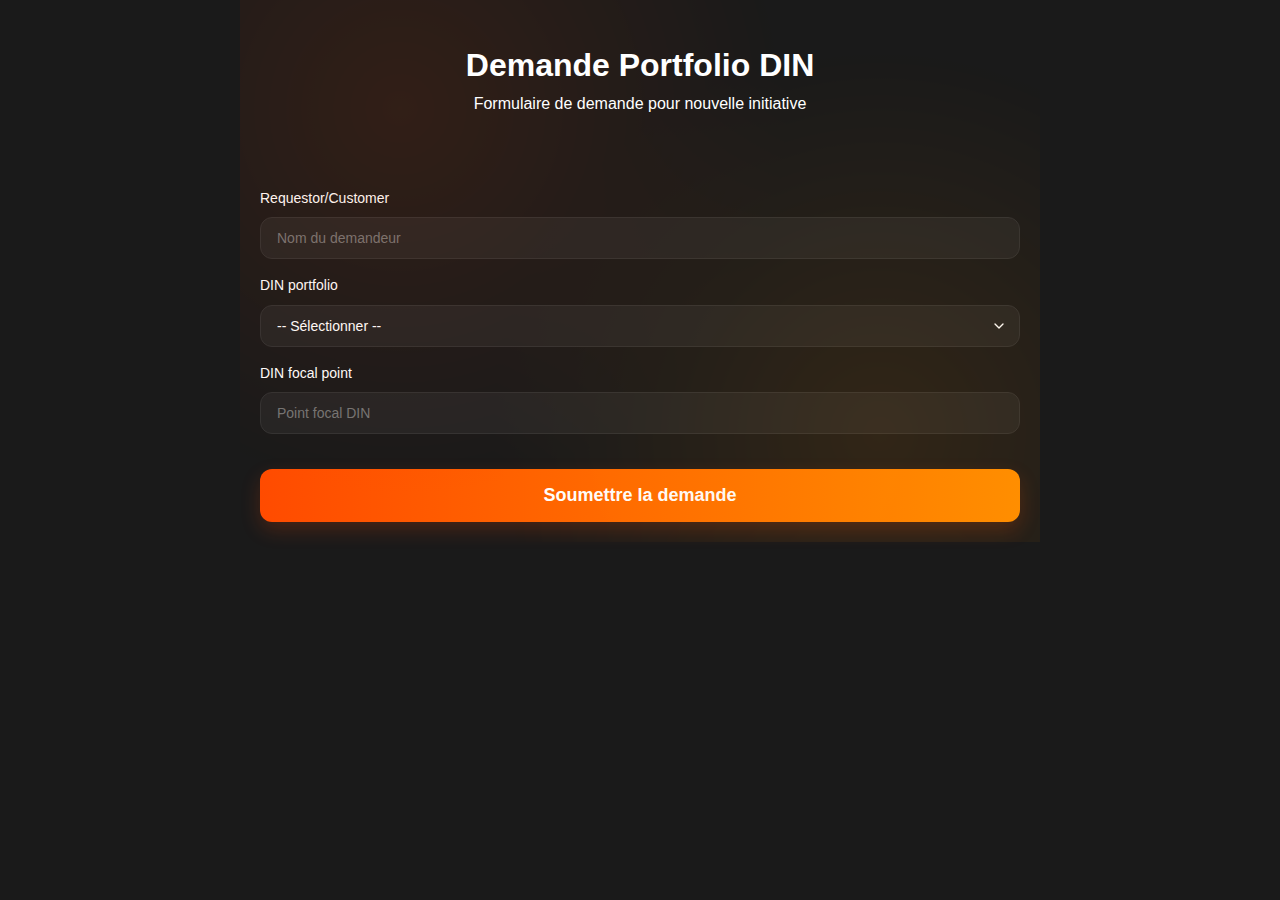
<file: src/Index.html>
<!DOCTYPE html>
<html>
<head>
  <base target="_top">
  <meta charset="UTF-8">
  <title>Demande Portfolio DIN</title>
  <style>
    /* === RESET ET STYLES DE BASE === */
    * {
      box-sizing: border-box;
      margin: 0;
      padding: 0;
      font-family: 'Roboto', Arial, sans-serif;
    }
    
    body {
      background-color: #1A1A1A;
      color: #fff;
      line-height: 1.6;
      padding: 20px;
      max-width: 800px;
      margin: 0 auto;
      position: relative;
    }
    
    /* Background gradients */
    body::before {
      content: '';
      position: absolute;
      width: 100%;
      height: 100%;
      top: 0;
      left: 0;
      background: 
        radial-gradient(circle at 20% 20%, #FF4B00 0%, transparent 50%),
        radial-gradient(circle at 80% 80%, #FF8E00 0%, transparent 50%);
      opacity: 0.1;
      pointer-events: none;
    }
    
    /* === HEADER === */
    .header {
      text-align: center;
      padding: 20px 0;
      margin-bottom: 30px;
      position: relative;
      z-index: 1;
      display: flex;
      flex-direction: column;
      align-items: center;
    }
    
    .header-content {
      margin-bottom: 20px;
      text-align: center;
    }
    
    .header h1 {
      font-size: 32px;
      font-weight: 700;
      color: #fff;
      transition: all 0.3s;
    }
    
    .header h1:hover {
      background: linear-gradient(to right, #FF4B00, #FF8E00);
      -webkit-background-clip: text;
      background-clip: text;
      color: transparent;
    }
    
    .header p {
      color: #fff;
      transition: color 0.2s;
    }
    
    /* === FORM STYLES === */
    .form-group {
      margin-bottom: 15px;
    }
    
    .form-label {
      display: block;
      margin-bottom: 8px;
      color: #fff;
      font-size: 14px;
      transition: color 0.2s;
    }
    
    .form-label:hover {
      color: #FF4B00;
    }
    
    .form-control {
      width: 100%;
      padding: 12px 16px;
      background-color: #252525;
      border: 1px solid #333;
      border-radius: 12px;
      color: #fff;
      font-size: 14px;
      transition: border-color 0.3s;
    }
    
    .form-control:hover {
      border-color: #FF4B00;
    }
    
    .form-control:focus {
      outline: none;
      border-color: #FF4B00;
      box-shadow: 0 0 0 3px rgba(255, 75, 0, 0.1);
    }
    
    select.form-control {
      background-color: #252525;
      color: #fff;
      appearance: none;
      background-image: url("data:image/svg+xml,%3Csvg xmlns='http://www.w3.org/2000/svg' width='16' height='16' viewBox='0 0 24 24' fill='none' stroke='%23ffffff' stroke-width='2' stroke-linecap='round' stroke-linejoin='round'%3E%3Cpath d='M6 9l6 6 6-6'/%3E%3C/svg%3E");
      background-repeat: no-repeat;
      background-position: right 12px center;
      padding-right: 40px;
    }
    
    /* === BUTTONS === */
    .btn-save {
      width: 100%;
      background: linear-gradient(to right, #FF4B00, #FF8E00);
      color: #fff;
      padding: 16px 32px;
      border: none;
      border-radius: 12px;
      font-weight: 600;
      font-size: 18px;
      cursor: pointer;
      transition: all 0.3s;
      box-shadow: 0 8px 20px rgba(255, 75, 0, 0.2);
      margin-top: 20px;
    }
    
    .btn-save:hover {
      transform: translateY(-2px);
      box-shadow: 0 12px 25px rgba(255, 75, 0, 0.3);
    }
    
    /* === VALIDATION MESSAGE === */
    .validation-message {
      display: none;
      background: linear-gradient(to right, #FF4B00, #FF8E00);
      color: white;
      text-align: center;
      padding: 15px;
      margin-top: 20px;
      border-radius: 12px;
      font-size: 16px;
      font-weight: 500;
    }
    
    /* === RESPONSIVE === */
    @media (max-width: 768px) {
      .form-section {
        padding: 20px;
      }
    }
  </style>
</head>
<body>
  <!-- En-tête -->
  <div class="header">
    <div class="header-content">
      <h1>Demande Portfolio DIN</h1>
      <p>Formulaire de demande pour nouvelle initiative</p>
    </div>
  </div>
  
  <!-- Formulaire de demande simplifié -->
  <div class="form-section">
    <form id="requestForm">
      <div class="form-group">
        <label class="form-label" for="requestor">Requestor/Customer</label>
        <input type="text" class="form-control" id="requestor" placeholder="Nom du demandeur">
      </div>
      
      <div class="form-group">
        <label class="form-label" for="dinPortfolio">DIN portfolio</label>
        <select class="form-control" id="dinPortfolio">
          <option value="">-- Sélectionner --</option>
          <!-- Options will be loaded dynamically -->
        </select>
      </div>
      
      <div class="form-group">
        <label class="form-label" for="dinFocalPoint">DIN focal point</label>
        <input type="text" class="form-control" id="dinFocalPoint" placeholder="Point focal DIN">
      </div>
      
      <button type="submit" class="btn-save">Soumettre la demande</button>
    </form>
  </div>
  
  <!-- Message de validation -->
  <div class="validation-message" id="validationMessage">
    Demande enregistrée avec succès !
  </div>

  <script>
    // Chargement des options des menus déroulants
    document.addEventListener('DOMContentLoaded', function() {
      // Si Google Apps Script est disponible
      if (typeof google !== 'undefined') {
        google.script.run
          .withSuccessHandler(function(options) {
            populateDropdowns(options);
          })
          .getDropdownOptions();
      } else {
        // Options de secours pour le développement local
        const fallbackOptions = {
          dinPortfolio: [
            "Digital workspace", "Cyber security", "Roof", "Div", "Affiliate", 
            "DI-infrastructure", "LAN", "SECURITY", "Wireless & industry",
            "Infra & deploy", "WAN", "Asiapac", "North america", "GE", "UK", "SP", "FR"
          ]
        };
        populateDropdowns(fallbackOptions);
      }
    });
    
    // Remplissage des menus déroulants
    function populateDropdowns(options) {
      if (options.dinPortfolio) {
        const select = document.getElementById('dinPortfolio');
        if (select) {
          options.dinPortfolio.forEach(option => {
            const opt = document.createElement('option');
            opt.value = option;
            opt.textContent = option;
            select.appendChild(opt);
          });
        }
      }
    }
    
    // Gestion de la soumission du formulaire
    document.getElementById('requestForm').addEventListener('submit', function(event) {
      event.preventDefault();
      
      const formData = {
        requestor: document.getElementById('requestor').value,
        dinPortfolio: document.getElementById('dinPortfolio').value,
        dinFocalPoint: document.getElementById('dinFocalPoint').value
      };
      
      // Si Google Apps Script est disponible
      if (typeof google !== 'undefined') {
        google.script.run
          .withSuccessHandler(function(result) {
            if (result.success) {
              showValidationMessage(`Demande n°${result.id} créée avec succès. Un email a été envoyé.`);
              document.getElementById('requestForm').reset();
            } else {
              showValidationMessage(`Erreur: ${result.error || 'Raison inconnue'}`, false);
            }
          })
          .withFailureHandler(function(error) {
            showValidationMessage(`Une erreur est survenue: ${error.message}`, false);
          })
          .saveSimpleRequest(formData);
      } else {
        // Simulation pour le développement local
        setTimeout(() => {
          showValidationMessage("Demande créée avec succès (simulation). Un email aurait été envoyé.");
          document.getElementById('requestForm').reset();
        }, 1000);
      }
    });
    
    // Affichage du message de validation
    function showValidationMessage(message, success = true) {
      const validationMessage = document.getElementById('validationMessage');
      validationMessage.textContent = message;
      validationMessage.style.background = success 
        ? 'linear-gradient(to right, #FF4B00, #FF8E00)'
        : '#d32f2f';
      validationMessage.style.display = 'block';
      
      setTimeout(() => {
        validationMessage.style.display = 'none';
      }, 5000);
    }
  </script>
</body>
</html>
</file>
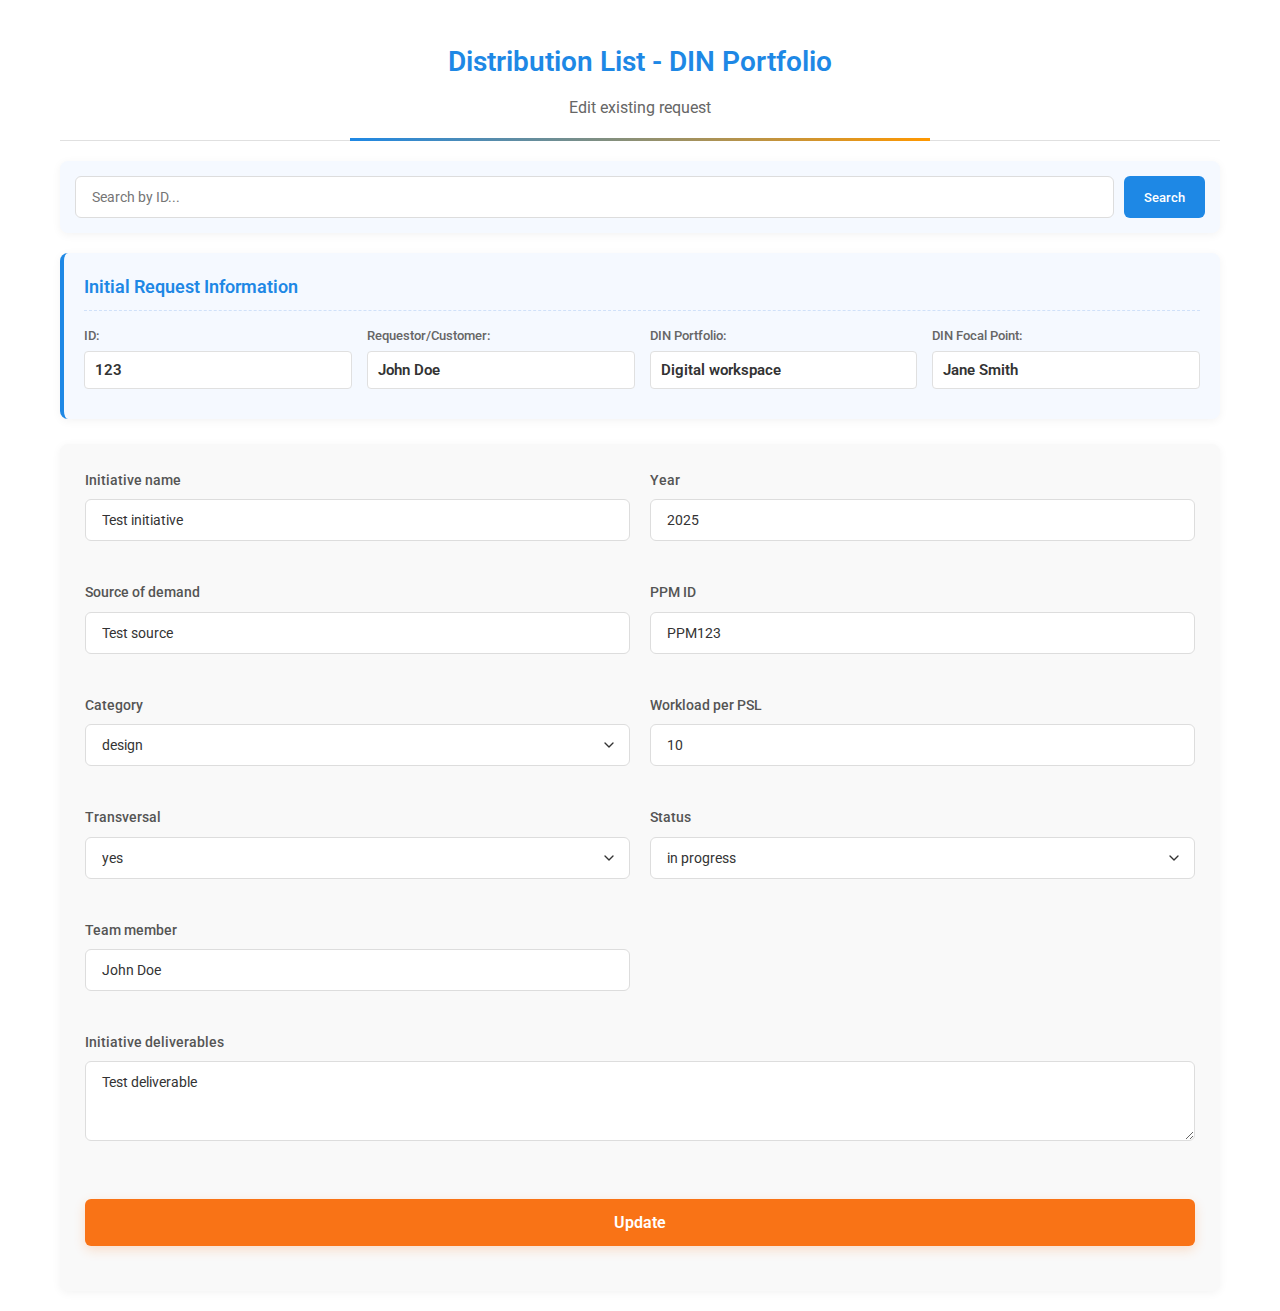
<file: src/Phase2.html>
<!DOCTYPE html>
<html>
<head>
  <base target="_top">
  <meta charset="UTF-8">
  <title>Distribution List - DIN Portfolio</title>
  <link rel="stylesheet" href="https://fonts.googleapis.com/css2?family=Roboto:wght@400;500;700&display=swap">
  <style>
    /* === RESET AND BASE STYLES === */
    * {
      box-sizing: border-box;
      margin: 0;
      padding: 0;
      font-family: 'Roboto', Arial, sans-serif;
    }
    
    body {
      background-color: #FFFFFF;
      color: #333333;
      line-height: 1.6;
      padding: 20px;
      max-width: 1200px;
      margin: 0 auto;
    }
    
    /* === HEADER === */
    .header {
      text-align: center;
      padding: 20px 0;
      margin-bottom: 20px;
      border-bottom: 1px solid #E0E0E0;
      position: relative;
    }
    
    .header::after {
      content: '';
      position: absolute;
      bottom: -1px;
      left: 25%;
      width: 50%;
      height: 3px;
      background: linear-gradient(to right, #1E88E5, #FF9800);
    }
    
    .header h1 {
      font-size: 28px;
      font-weight: 600;
      color: #1E88E5;
      margin-bottom: 10px;
    }
    
    .header p {
      color: #666;
      font-size: 16px;
    }
    
    /* === SEARCH SECTION === */
    .search-section {
      margin-bottom: 20px;
      background-color: #F5F9FF;
      border-radius: 8px;
      padding: 15px;
      box-shadow: 0 2px 10px rgba(0, 0, 0, 0.05);
    }

    .search-container {
      display: flex;
      gap: 10px;
    }

    .search-input {
      flex: 1;
      padding: 12px 16px;
      border: 1px solid #DDD;
      border-radius: 6px;
      font-size: 14px;
    }

    .search-input:focus {
      outline: none;
      border-color: #1E88E5;
      box-shadow: 0 0 0 3px rgba(30, 136, 229, 0.1);
    }

    .search-button {
      background-color: #1E88E5;
      color: white;
      border: none;
      border-radius: 6px;
      padding: 0 20px;
      font-weight: 500;
      cursor: pointer;
      transition: all 0.3s;
    }

    .search-button:hover {
      background-color: #1976D2;
    }
    
    /* === SUMMARY SECTION === */
    .summary-section {
      background-color: #F5F9FF;
      border-radius: 8px;
      padding: 20px;
      margin-bottom: 25px;
      box-shadow: 0 2px 10px rgba(0, 0, 0, 0.05);
      border-left: 4px solid #1E88E5;
    }
    
    .summary-title {
      font-size: 18px;
      font-weight: 600;
      color: #1E88E5;
      margin-bottom: 15px;
      border-bottom: 1px dashed #D0E1F9;
      padding-bottom: 8px;
    }
    
    .summary-grid {
      display: grid;
      grid-template-columns: repeat(auto-fill, minmax(250px, 1fr));
      gap: 15px;
    }
    
    .summary-item {
      margin-bottom: 10px;
    }
    
    .summary-label {
      font-size: 13px;
      color: #666;
      display: block;
      margin-bottom: 4px;
      font-weight: 500;
    }
    
    .summary-value {
      font-size: 15px;
      color: #333;
      font-weight: 600;
      padding: 6px 10px;
      background-color: #FFFFFF;
      border-radius: 4px;
      border: 1px solid #E0E0E0;
      display: block;
      width: 100%;
    }
    
    /* === FORM STYLES === */
    .form-section {
      background-color: #F9F9F9;
      border-radius: 8px;
      padding: 25px;
      box-shadow: 0 2px 10px rgba(0, 0, 0, 0.05);
    }
    
    .form-grid {
      display: grid;
      grid-template-columns: repeat(2, 1fr);
      gap: 20px;
    }
    
    .form-group {
      margin-bottom: 20px;
    }
    
    .form-label {
      display: block;
      margin-bottom: 8px;
      color: #555;
      font-size: 14px;
      font-weight: 500;
    }
    
    .form-control {
      width: 100%;
      padding: 12px 16px;
      background-color: #FFFFFF;
      border: 1px solid #DDD;
      border-radius: 6px;
      color: #333;
      font-size: 14px;
      transition: border-color 0.3s, box-shadow 0.3s;
    }
    
    .form-control:focus {
      outline: none;
      border-color: #1E88E5;
      box-shadow: 0 0 0 3px rgba(30, 136, 229, 0.1);
    }
    
    select.form-control {
      appearance: none;
      background-image: url("data:image/svg+xml,%3Csvg xmlns='http://www.w3.org/2000/svg' width='16' height='16' viewBox='0 0 24 24' fill='none' stroke='%23333333' stroke-width='2' stroke-linecap='round' stroke-linejoin='round'%3E%3Cpath d='M6 9l6 6 6-6'/%3E%3C/svg%3E");
      background-repeat: no-repeat;
      background-position: right 12px center;
      padding-right: 40px;
    }
    
    textarea.form-control {
      min-height: 80px;
      resize: vertical;
    }
    
    /* === BUTTONS === */
    .btn-update {
      width: 100%;
      background-color: #F97316;
      color: white;
      padding: 14px 28px;
      border: none;
      border-radius: 6px;
      font-weight: 600;
      font-size: 16px;
      cursor: pointer;
      transition: all 0.3s;
      box-shadow: 0 4px 12px rgba(249, 115, 22, 0.2);
      margin-top: 10px;
    }
    
    .btn-update:hover {
      background-color: #EA580C;
      transform: translateY(-2px);
      box-shadow: 0 6px 16px rgba(249, 115, 22, 0.25);
    }
    
    .full-width {
      grid-column: span 2;
    }
    
    /* === VALIDATION MESSAGE === */
    .validation-message {
      display: none;
      background-color: #4CAF50;
      color: white;
      text-align: center;
      padding: 15px;
      margin-top: 20px;
      border-radius: 6px;
      font-size: 16px;
      font-weight: 500;
    }
    
    .error-message {
      display: none;
      background-color: #F44336;
      color: white;
      text-align: center;
      padding: 15px;
      margin-top: 20px;
      border-radius: 6px;
      font-size: 16px;
      font-weight: 500;
    }
    
    /* === RESPONSIVE === */
    @media (max-width: 768px) {
      .form-grid {
        grid-template-columns: 1fr;
      }
      
      .full-width {
        grid-column: span 1;
      }
      
      .summary-grid {
        grid-template-columns: 1fr;
      }
    }
    
    /* === ANIMATION === */
    @keyframes fadeIn {
      from { opacity: 0; transform: translateY(10px); }
      to { opacity: 1; transform: translateY(0); }
    }
    
    .form-section, .summary-section {
      animation: fadeIn 0.5s ease-out forwards;
    }
    
    /* === Dropdown specific styling === */
    select.form-control option {
      padding: 10px;
      background-color: #FFFFFF;
      color: #333;
    }
    
    select.form-control:hover {
      border-color: #1E88E5;
    }
  </style>
</head>
<body>
  <!-- Header -->
  <div class="header">
    <h1>Distribution List - DIN Portfolio</h1>
    <p>Edit existing request</p>
  </div>
  
  <!-- Search bar -->
  <div class="search-section">
    <div class="search-container">
      <input type="text" id="searchIdInput" class="search-input" placeholder="Search by ID...">
      <button id="searchButton" class="search-button">Search</button>
    </div>
  </div>
  
  <!-- Summary section -->
  <div class="summary-section">
    <h2 class="summary-title">Initial Request Information</h2>
    <div class="summary-grid">
      <div class="summary-item">
        <span class="summary-label">ID:</span>
        <span class="summary-value" id="summaryId">-</span>
      </div>
      <div class="summary-item">
        <span class="summary-label">Requestor/Customer:</span>
        <span class="summary-value" id="summaryRequestor">-</span>
      </div>
      <div class="summary-item">
        <span class="summary-label">DIN Portfolio:</span>
        <span class="summary-value" id="summaryDinPortfolio">-</span>
      </div>
      <div class="summary-item">
        <span class="summary-label">DIN Focal Point:</span>
        <span class="summary-value" id="summaryDinFocalPoint">-</span>
      </div>
    </div>
  </div>
  
  <!-- Edit form -->
  <div class="form-section">
    <form id="updateForm">
      <div class="form-grid">
        <div class="form-group">
          <label class="form-label" for="initiativeName">Initiative name</label>
          <input type="text" class="form-control" id="initiativeName" placeholder="Initiative name">
        </div>
        
        <div class="form-group">
          <label class="form-label" for="year">Year</label>
          <input type="text" class="form-control" id="year" placeholder="Year">
        </div>
        
        <div class="form-group">
          <label class="form-label" for="sourceDemand">Source of demand</label>
          <input type="text" class="form-control" id="sourceDemand" placeholder="Source of demand">
        </div>
        
        <div class="form-group">
          <label class="form-label" for="ppmId">PPM ID</label>
          <input type="text" class="form-control" id="ppmId" placeholder="PPM ID">
        </div>
        
        <div class="form-group">
          <label class="form-label" for="category">Category</label>
          <select class="form-control" id="category">
            <option value="">-- Select --</option>
            <!-- Options will be loaded dynamically -->
          </select>
        </div>
        
        <div class="form-group">
          <label class="form-label" for="workloadPsl">Workload per PSL</label>
          <input type="text" class="form-control" id="workloadPsl" placeholder="Workload per PSL">
        </div>
        
        <div class="form-group">
          <label class="form-label" for="transversal">Transversal</label>
          <select class="form-control" id="transversal">
            <option value="">-- Select --</option>
            <!-- Options will be loaded dynamically -->
          </select>
        </div>
        
        <div class="form-group">
          <label class="form-label" for="status">Status</label>
          <select class="form-control" id="status">
            <option value="">-- Select --</option>
            <!-- Options will be loaded dynamically -->
          </select>
        </div>
        
        <div class="form-group">
          <label class="form-label" for="teamMember">Team member</label>
          <input type="text" class="form-control" id="teamMember" placeholder="Team member">
        </div>
        
        <div class="form-group full-width">
          <label class="form-label" for="initiativeDeliverables">Initiative deliverables</label>
          <textarea class="form-control" id="initiativeDeliverables" rows="3" placeholder="Initiative deliverables"></textarea>
        </div>
        
        <div class="form-group full-width">
          <button type="submit" class="btn-update">Update</button>
        </div>
      </div>
    </form>
  </div>
  
  <!-- Validation message -->
  <div class="validation-message" id="validationMessage">
    Request updated successfully!
  </div>
  
  <!-- Error message -->
  <div class="error-message" id="errorMessage">
    An error occurred.
  </div>

  <script>
    // Function to search by ID
    function searchById() {
      const searchId = document.getElementById('searchIdInput').value.trim();
      
      if (!searchId) {
        console.error("Phase2 - Empty search ID");
        showErrorMessage("Please enter a valid ID.");
        return;
      }
      
      console.log("Phase2 - Searching for ID:", searchId, " (type: " + typeof searchId + ")");
      
      // If Google Apps Script is available
      if (typeof google !== 'undefined' && google.script) {
        console.log("Phase2 - Calling getRequestById with ID:", searchId);
        google.script.run
          .withSuccessHandler(function(result) {
            console.log("Phase2 - Search result:", result);
            if (result.success) {
              // Fill form with data
              populateForm(result.data);
              showValidationMessage("Data found for ID: " + searchId);
            } else {
              console.error("Phase2 - Error in response:", result.error);
              showErrorMessage("ID not found or error: " + result.error);
            }
          })
          .withFailureHandler(function(error) {
            console.error("Phase2 - Error during search:", error);
            showErrorMessage("Error: " + error);
          })
          .getRequestById(searchId);
      } else {
        // Simulation for local development
        console.log("Phase2 - Local development mode - search simulation");
        setTimeout(() => {
          const mockData = {
            id: searchId,
            requestor: "John Doe (via search)",
            dinPortfolio: "Digital workspace",
            dinFocalPoint: "Jane Smith",
            initiativeName: "Found initiative",
            initiativeDeliverables: "Found deliverable",
            year: "2025",
            sourceDemand: "Found source",
            ppmId: "PPM" + searchId,
            category: "design",
            workloadPsl: "10",
            transversal: "yes",
            status: "in progress",
            teamMember: "John Doe"
          };
          console.log("Phase2 - Generated mock data:", mockData);
          
          populateForm(mockData);
          showValidationMessage("Data found for ID: " + searchId + " (simulation)");
        }, 500);
      }
    }
    
    // Function to fill form with existing data
    function populateForm(data) {
      console.log("Phase2 - Filling form with data:", data);
      
      // Fill summary section
      document.getElementById('summaryId').textContent = data.id || '-';
      document.getElementById('summaryRequestor').textContent = data.requestor || '-';
      document.getElementById('summaryDinPortfolio').textContent = data.dinPortfolio || '-';
      document.getElementById('summaryDinFocalPoint').textContent = data.dinFocalPoint || '-';
      
      // Fill form fields
      document.getElementById('initiativeName').value = data.initiativeName || '';
      document.getElementById('initiativeDeliverables').value = data.initiativeDeliverables || '';
      document.getElementById('year').value = data.year || '';
      document.getElementById('sourceDemand').value = data.sourceDemand || '';
      document.getElementById('ppmId').value = data.ppmId || '';
      document.getElementById('category').value = data.category || '';
      document.getElementById('workloadPsl').value = data.workloadPsl || '';
      document.getElementById('transversal').value = data.transversal || '';
      document.getElementById('status').value = data.status || '';
      document.getElementById('teamMember').value = data.teamMember || '';
      
      console.log("Phase2 - Form successfully filled with data for ID: " + data.id);
    }
    
    // Load data and dropdown options
    document.addEventListener('DOMContentLoaded', function() {
      console.log("Phase2 - DOM loaded, page initialization");
      
      // Add search handlers
      const searchButton = document.getElementById('searchButton');
      const searchInput = document.getElementById('searchIdInput');
      
      if (searchButton) {
        console.log("Phase2 - Adding event handler for search button");
        searchButton.addEventListener('click', searchById);
      }
      
      if (searchInput) {
        console.log("Phase2 - Adding event handler for Enter key in search field");
        searchInput.addEventListener('keypress', function(e) {
          if (e.key === 'Enter') {
            console.log("Phase2 - Enter key pressed in search field");
            searchById();
          }
        });
      }
      
      // Load dropdown options
      loadDropdownOptions();
      
      // Initialize with mock data for local development
      if (typeof google === 'undefined' || !google.script) {
        console.log("Phase2 - Local development mode detected - data simulation");
        
        const mockData = {
          id: "123",
          requestor: "John Doe",
          dinPortfolio: "Digital workspace",
          dinFocalPoint: "Jane Smith",
          initiativeName: "Test initiative",
          initiativeDeliverables: "Test deliverable",
          year: "2025",
          sourceDemand: "Test source",
          ppmId: "PPM123",
          category: "design",
          workloadPsl: "10",
          transversal: "yes",
          status: "in progress",
          teamMember: "John Doe"
        };
        
        console.log("Phase2 - Mock data generated for local development:", mockData);
        populateForm(mockData);
      }
    });
    
    // Separate function to load dropdown options
    function loadDropdownOptions() {
      console.log("Phase2 - Loading dropdown options");
      
      // If Google Apps Script is available
      if (typeof google !== 'undefined' && google.script) {
        console.log("Phase2 - Google Apps Script mode detected - calling getDropdownOptions");
        google.script.run
          .withSuccessHandler(function(options) {
            console.log("Phase2 - Dropdown options received:", options);
            if (options) {
              populateDropdowns(options);
            } else {
              console.error("Phase2 - Empty or malformed dropdown options");
              showErrorMessage("Error loading dropdown options.");
            }
          })
          .withFailureHandler(function(error) {
            console.error("Phase2 - Error loading options:", error);
            showErrorMessage("Error loading options: " + error);
            
            // Fallback to mock options in case of error
            useFallbackOptions();
          })
          .getDropdownOptions();
      } else {
        // Simulation for local development - use fallback options
        console.log("Phase2 - Local development mode detected - using fallback options");
        useFallbackOptions();
      }
    }
    
    // Fallback options for local development or in case of error
    function useFallbackOptions() {
      console.log("Phase2 - Using fallback dropdown options");
      const mockOptions = {
        category: ["design", "expertise", "solution deployment", "site extension", 
                   "new solution", "cabling deployment", "evolution", "mobility deployment"],
        transversal: ["yes", "no"],
        status: ["not started", "in qualification", "in progress", "completed", "cancelled", "postponed"]
      };
      
      populateDropdowns(mockOptions);
    }
    
    // Fill dropdowns
    function populateDropdowns(options) {
      console.log("Phase2 - Starting dropdown population with options:", options);
      
      try {
        // Category dropdown
        populateSpecificDropdown('category', options.category);
        
        // Transversal dropdown
        populateSpecificDropdown('transversal', options.transversal);
        
        // Status dropdown
        populateSpecificDropdown('status', options.status);
        
        console.log("Phase2 - All dropdowns populated successfully");
      } catch (error) {
        console.error("Phase2 - Error filling dropdowns:", error);
        showErrorMessage("Error populating dropdown menus: " + error.message);
      }
    }
    
    // Helper function to populate a specific dropdown
    function populateSpecificDropdown(id, optionsArray) {
      console.log(`Phase2 - Populating ${id} dropdown with options:`, optionsArray);
      
      const selectElement = document.getElementById(id);
      if (!selectElement) {
        console.error(`Phase2 - Element with ID '${id}' not found in DOM`);
        return;
      }
      
      // Clear existing options except the first one
      while (selectElement.options.length > 1) {
        selectElement.remove(1);
      }
      
      // Check if options is an array
      if (!Array.isArray(optionsArray)) {
        console.error(`Phase2 - Options for '${id}' is not an array:`, optionsArray);
        return;
      }
      
      // Add new options
      optionsArray.forEach(option => {
        const opt = document.createElement('option');
        opt.value = option;
        opt.textContent = option;
        selectElement.appendChild(opt);
      });
      
      console.log(`Phase2 - ${id} dropdown successfully filled with ${optionsArray.length} options`);
    }
    
    // Form submission handling
    document.getElementById('updateForm').addEventListener('submit', function(event) {
      event.preventDefault();
      
      const requestId = document.getElementById('summaryId').textContent;
      if (!requestId || requestId === '-') {
        console.error("Phase2 - Update attempt without valid ID");
        showErrorMessage("No request ID available. Please search for a record first.");
        return;
      }
      
      console.log("Phase2 - Form submission for ID:", requestId);
      
      const formData = {
        initiativeName: document.getElementById('initiativeName').value,
        initiativeDeliverables: document.getElementById('initiativeDeliverables').value,
        year: document.getElementById('year').value,
        sourceDemand: document.getElementById('sourceDemand').value,
        ppmId: document.getElementById('ppmId').value,
        category: document.getElementById('category').value,
        workloadPsl: document.getElementById('workloadPsl').value,
        transversal: document.getElementById('transversal').value,
        status: document.getElementById('status').value,
        teamMember: document.getElementById('teamMember').value
      };
      
      console.log("Phase2 - Form data to send:", formData);
      
      // If Google Apps Script is available
      if (typeof google !== 'undefined' && google.script) {
        console.log("Phase2 - Calling updateRequest with ID:", requestId);
        google.script.run
          .withSuccessHandler(function(result) {
            console.log("Phase2 - Update response:", result);
            if (result.success) {
              showValidationMessage("Update successful!");
            } else {
              console.error("Phase2 - Error during update:", result.error);
              showErrorMessage("Error during update: " + result.error);
            }
          })
          .withFailureHandler(function(error) {
            console.error("Phase2 - Error calling updateRequest:", error);
            showErrorMessage("Error: " + error);
          })
          .updateRequest(requestId, formData);
      } else {
        // Simulation for local development
        console.log("Phase2 - Local development mode - update simulation");
        setTimeout(() => {
          showValidationMessage("Update successful! (simulation)");
        }, 1000);
      }
    });
    
    // Show validation message
    function showValidationMessage(message) {
      console.log("Phase2 - Showing validation message:", message);
      const validationMessage = document.getElementById('validationMessage');
      validationMessage.textContent = message;
      validationMessage.style.display = 'block';
      
      setTimeout(() => {
        validationMessage.style.display = 'none';
      }, 5000);
    }
    
    // Show error message
    function showErrorMessage(message) {
      console.error("Phase2 - Error message:", message);
      const errorMessage = document.getElementById('errorMessage');
      errorMessage.textContent = message;
      errorMessage.style.display = 'block';
      
      setTimeout(() => {
        errorMessage.style.display = 'none';
      }, 5000);
    }
  </script>
</body>
</html>
</file>
